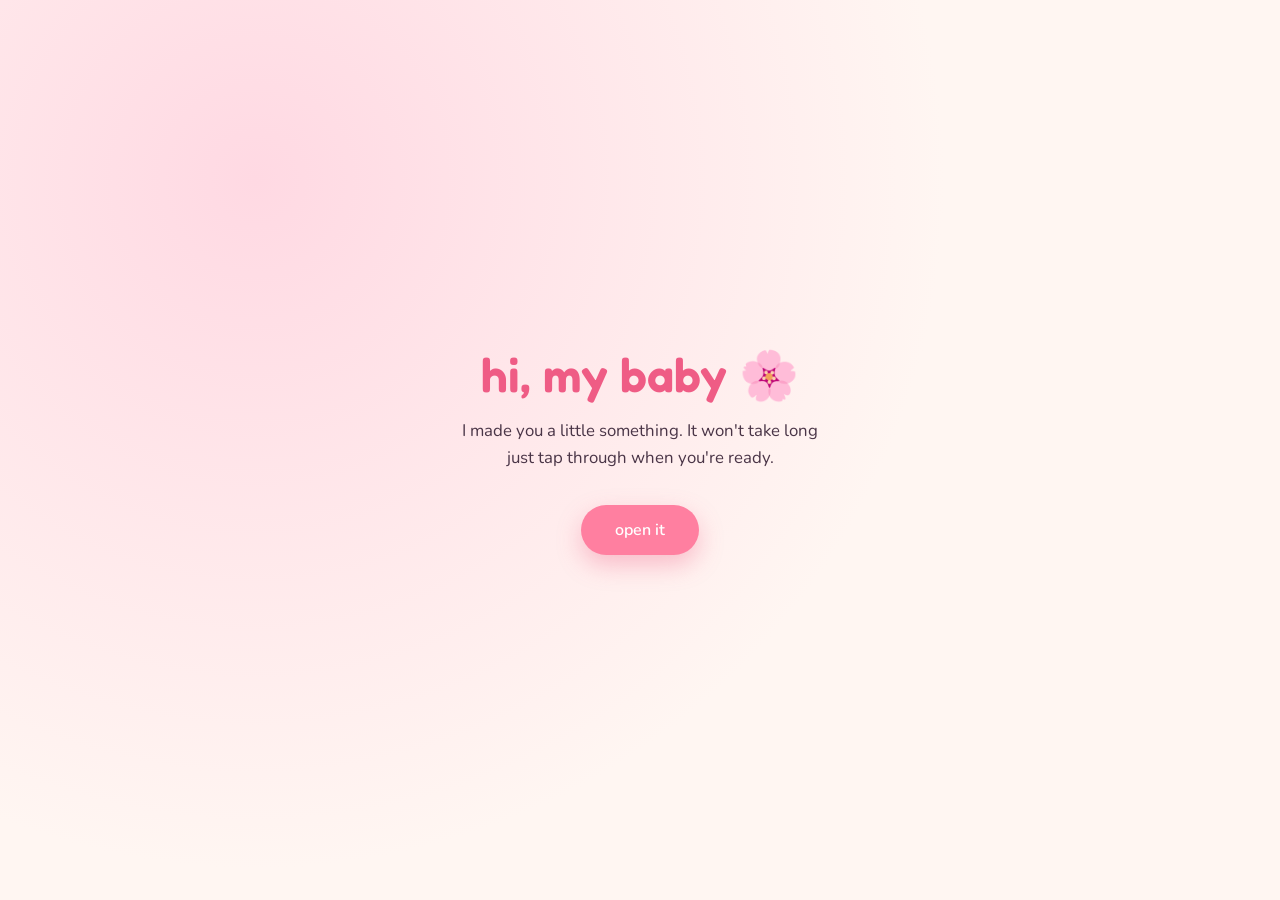
<file: index.html>
<!DOCTYPE html>
<html lang="en">
<head>
<meta charset="UTF-8">
<meta name="viewport" content="width=device-width, initial-scale=1.0">
<title>for you</title>
<link rel="stylesheet" href="css/welcome.css">
</head>
<body>

<div class="floaties" id="floaties"></div>

<div class="scene">
  <h1>hi, my baby 🌸</h1>
  <p>I made you a little something. It won't take long just tap through when you're ready.</p>
  <a href="pages/apology.html" class="btn">open it</a>
</div>

<script>
  const symbols = ['🩷','✨','🐾','💗'];
  const layer = document.getElementById('floaties');
  function spawn() {
    const el = document.createElement('span');
    el.className = 'floaty';
    el.textContent = symbols[Math.floor(Math.random() * symbols.length)];
    el.style.left = Math.random() * 100 + 'vw';
    el.style.setProperty('--drift', (Math.random() * 60 - 30) + 'px');
    el.style.animationDuration = (6 + Math.random() * 3) + 's';
    layer.appendChild(el);
    setTimeout(() => el.remove(), 9000);
  }
  setInterval(spawn, 700);
  spawn();
</script>

</body>
</html>
</file>
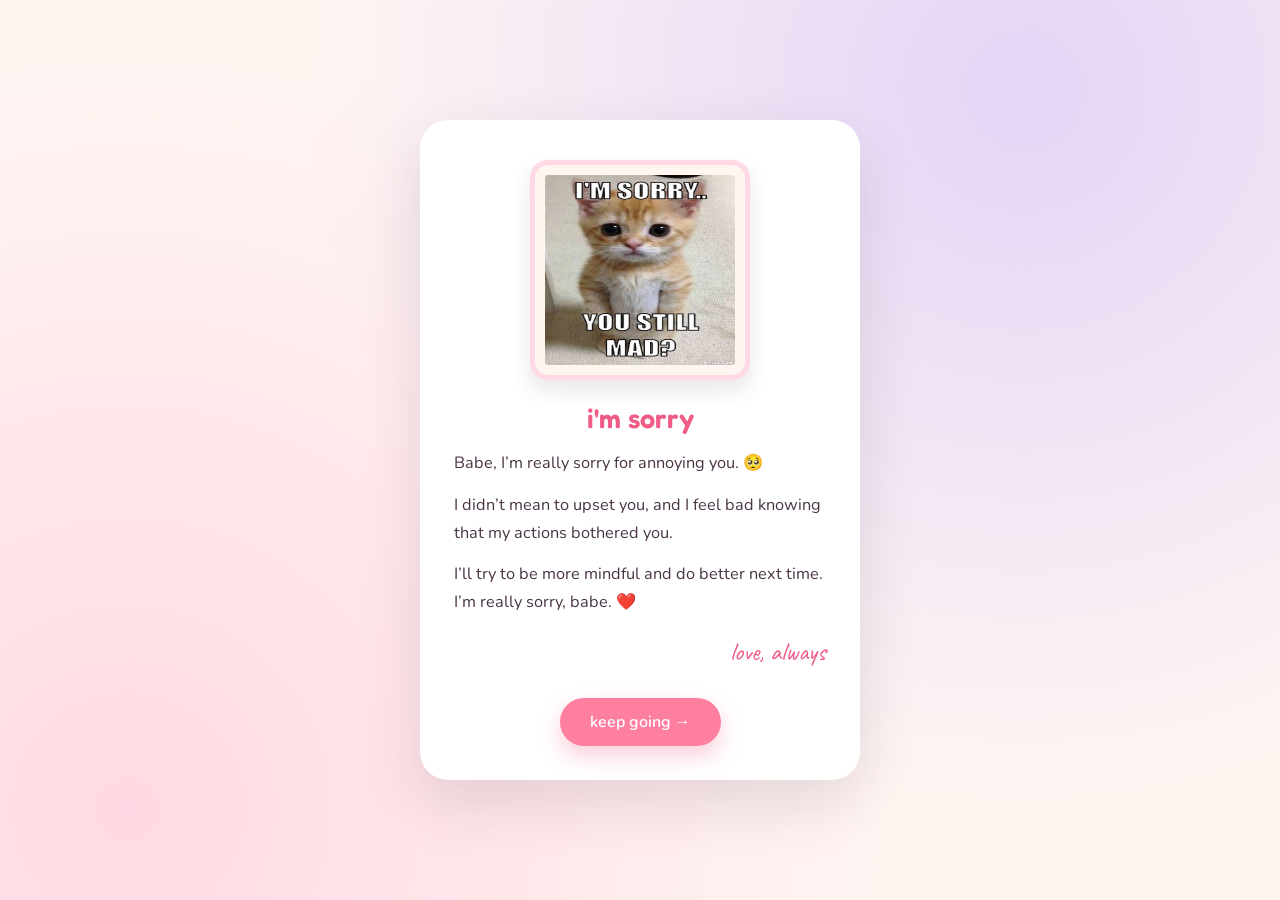
<file: apology.html>
<!DOCTYPE html>
<html lang="en">
<head>
<meta charset="UTF-8">
<meta name="viewport" content="width=device-width, initial-scale=1.0">
<title>i'm sorry</title>
<link rel="stylesheet" href="css/apology.css">
</head>
<body>

<div class="letter">
  <img class="portrait" src="images/catsorry.jpg" alt="a very sorry cat">
  <h1>i'm sorry</h1>

  <!-- ✏️ Personalize the paragraph below with what actually happened -->
  <p>Babe, I’m really sorry for annoying you. 🥺</p>
  <p>I didn’t mean to upset you, and I feel bad knowing that my actions bothered you.</p>
  <p>I’ll try to be more mindful and do better next time. I’m really sorry, babe. ❤️</p>

  <div class="signature">love, always</div>

  <a href="catsad.html" class="btn">keep going &rarr;</a>
</div>

</body>
</html>
</file>
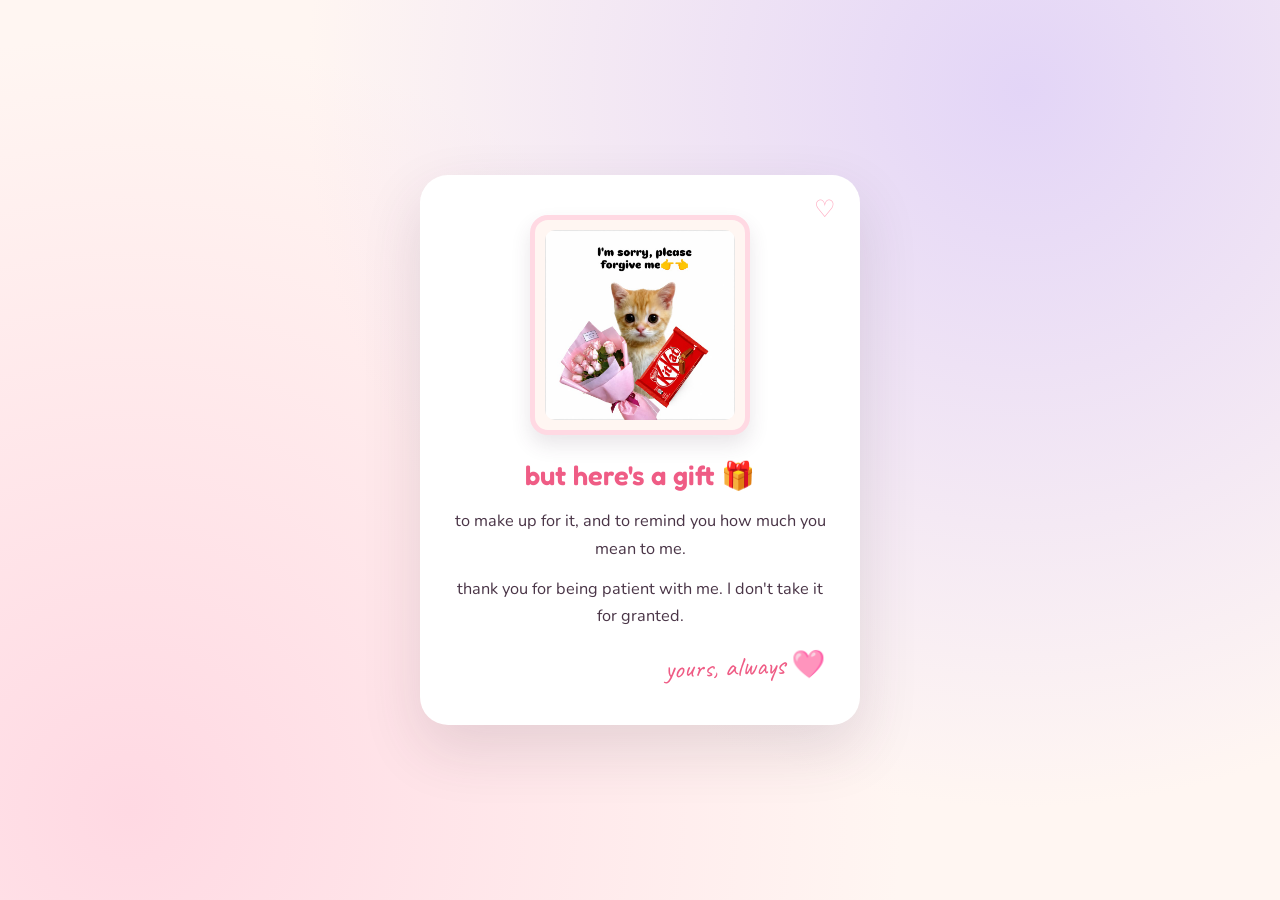
<file: catgift.html>
<!DOCTYPE html>
<html lang="en">
<head>
<meta charset="UTF-8">
<meta name="viewport" content="width=device-width, initial-scale=1.0">
<title>a little gift</title>
<link rel="stylesheet" href="css/catgift.css">
</head>
<body>

<div class="confetti-layer" id="confetti"></div>

<div class="scene">
  <div class="frame">
    <img src="images/catgift.jpg" alt="a cat with a gift">
  </div>

  <h1>but here's a gift 🎁</h1>
  <p>to make up for it, and to remind you how much you mean to me.</p>
  <p>thank you for being patient with me. I don't take it for granted.</p>

  <div class="signature">yours, always 🩷</div>
</div>

<script>
  const colors = ['#ff7fa0', '#ffc65c', '#e3d5f7', '#ffd9e3', '#ef5c85'];
  const layer = document.getElementById('confetti');
  for (let i = 0; i < 60; i++) {
    const el = document.createElement('span');
    el.className = 'confetto';
    el.style.left = Math.random() * 100 + 'vw';
    el.style.background = colors[Math.floor(Math.random() * colors.length)];
    el.style.setProperty('--dx', (Math.random() * 160 - 80) + 'px');
    el.style.animationDelay = (Math.random() * 1.2) + 's';
    el.style.animationDuration = (2.6 + Math.random() * 1.4) + 's';
    layer.appendChild(el);
  }
</script>

</body>
</html>
</file>
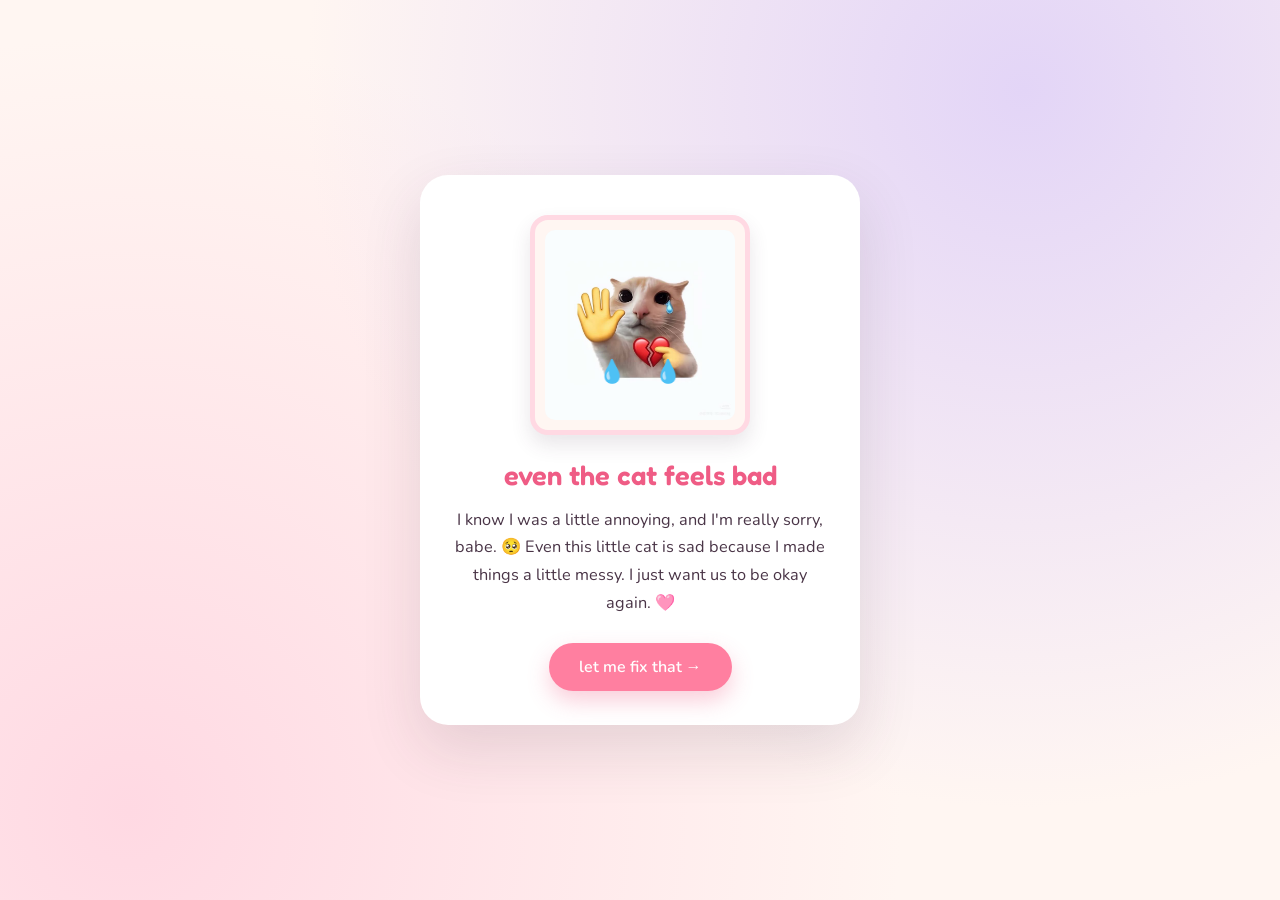
<file: catsad.html>
<!DOCTYPE html>
<html lang="en">
<head>
<meta charset="UTF-8">
<meta name="viewport" content="width=device-width, initial-scale=1.0">
<title>even the cat is sad</title>
<link rel="stylesheet" href="css/catsad.css">
</head>
<body>

<div class="scene">
  <div class="frame">
    <img src="images/catsad.jpg" alt="a sad little cat">
    <span class="tear t1">💧</span>
    <span class="tear t2">💧</span>
  </div>

  <h1>even the cat feels bad</h1>
  <p>I know I was a little annoying, and I'm really sorry, babe. 🥺 Even this little cat is sad because I made things a little messy. I just want us to be okay again. 🩷</p>

  <a href="catgift.html" class="btn">let me fix that &rarr;</a>
</div>

</body>
</html>
</file>
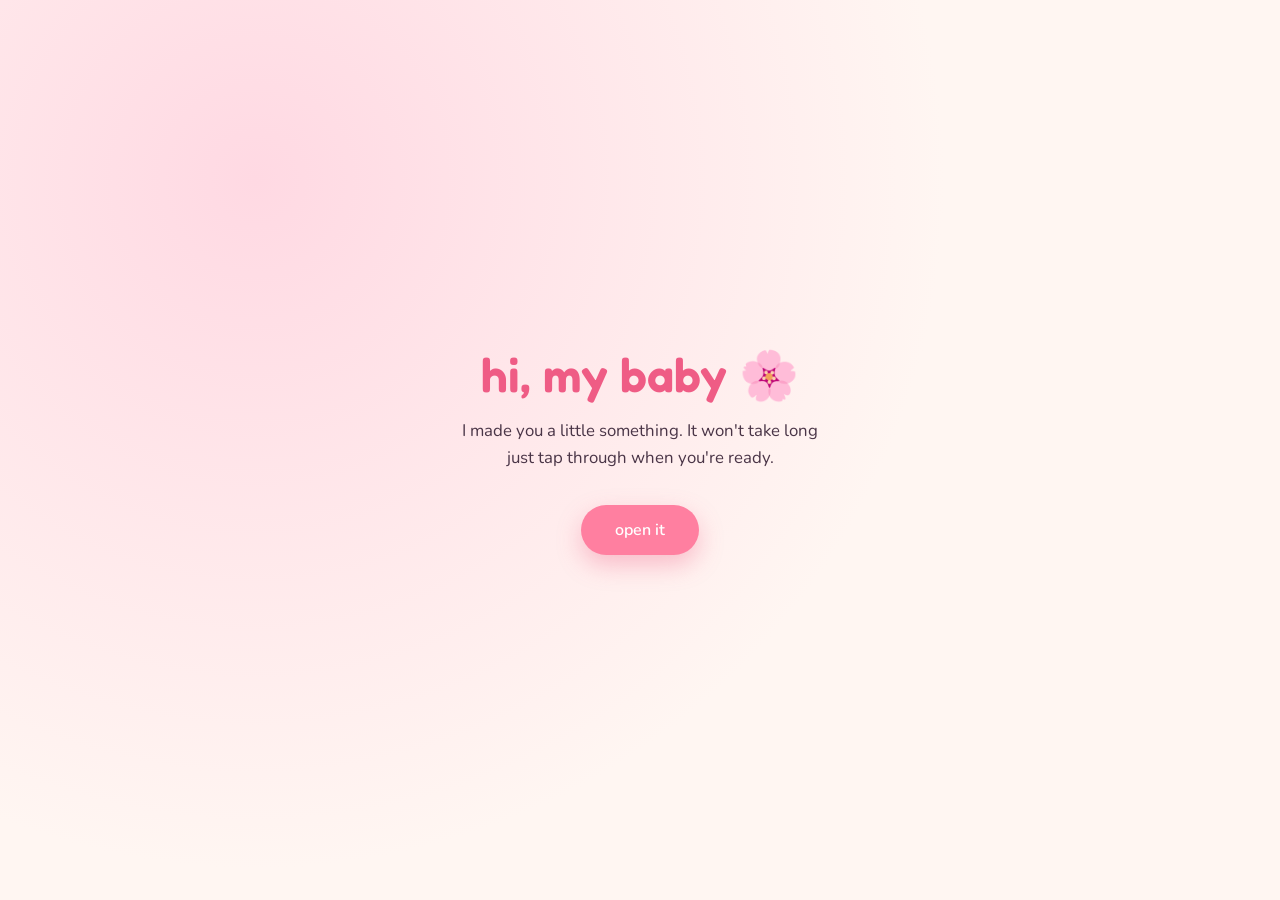
<file: welcome.html>
<!DOCTYPE html>
<html lang="en">
<head>
<meta charset="UTF-8">
<meta name="viewport" content="width=device-width, initial-scale=1.0">
<title>for you</title>
<link rel="stylesheet" href="css/welcome.css">
</head>
<body>

<div class="floaties" id="floaties"></div>

<div class="scene">
  <h1>hi, my baby 🌸</h1>
  <p>I made you a little something. It won't take long just tap through when you're ready.</p>
  <a href="apology.html" class="btn">open it</a>
</div>

<script>
  const symbols = ['🩷','✨','🐾','💗'];
  const layer = document.getElementById('floaties');
  function spawn() {
    const el = document.createElement('span');
    el.className = 'floaty';
    el.textContent = symbols[Math.floor(Math.random() * symbols.length)];
    el.style.left = Math.random() * 100 + 'vw';
    el.style.setProperty('--drift', (Math.random() * 60 - 30) + 'px');
    el.style.animationDuration = (6 + Math.random() * 3) + 's';
    layer.appendChild(el);
    setTimeout(() => el.remove(), 9000);
  }
  setInterval(spawn, 700);
  spawn();
</script>

</body>
</html>
</file>
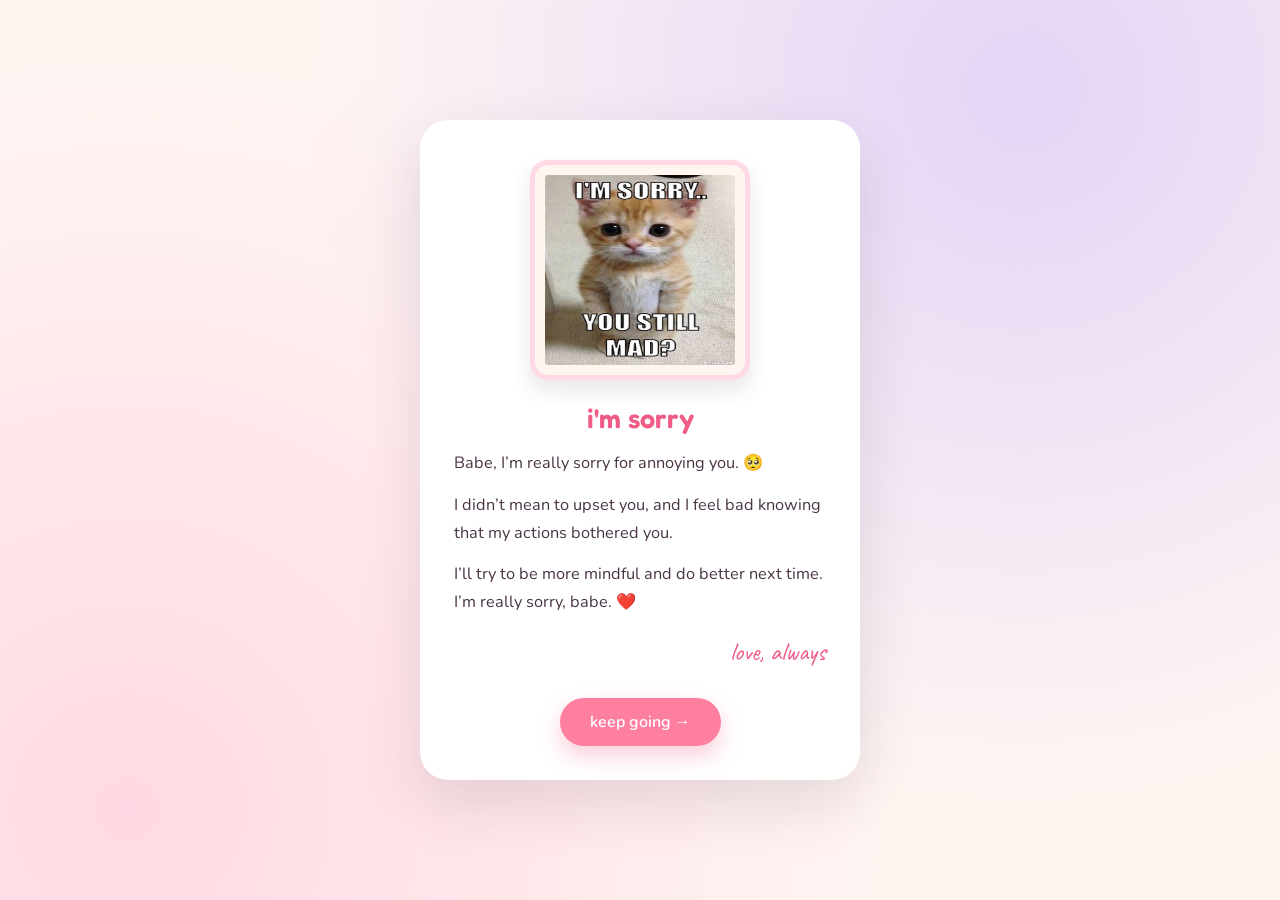
<file: pages/apology.html>
<!DOCTYPE html>
<html lang="en">
<head>
<meta charset="UTF-8">
<meta name="viewport" content="width=device-width, initial-scale=1.0">
<title>i'm sorry</title>
<link rel="stylesheet" href="../css/apology.css">
</head>
<body>

<div class="letter">
  <img class="portrait" src="../images/catsorry.jpg" alt="a very sorry cat">
  <h1>i'm sorry</h1>

  <!-- ✏️ Personalize the paragraph below with what actually happened -->
  <p>Babe, I’m really sorry for annoying you. 🥺</p>
  <p>I didn’t mean to upset you, and I feel bad knowing that my actions bothered you.</p>
  <p>I’ll try to be more mindful and do better next time. I’m really sorry, babe. ❤️</p>

  <div class="signature">love, always</div>

  <a href="catsad.html" class="btn">keep going &rarr;</a>
</div>

</body>
</html>
</file>
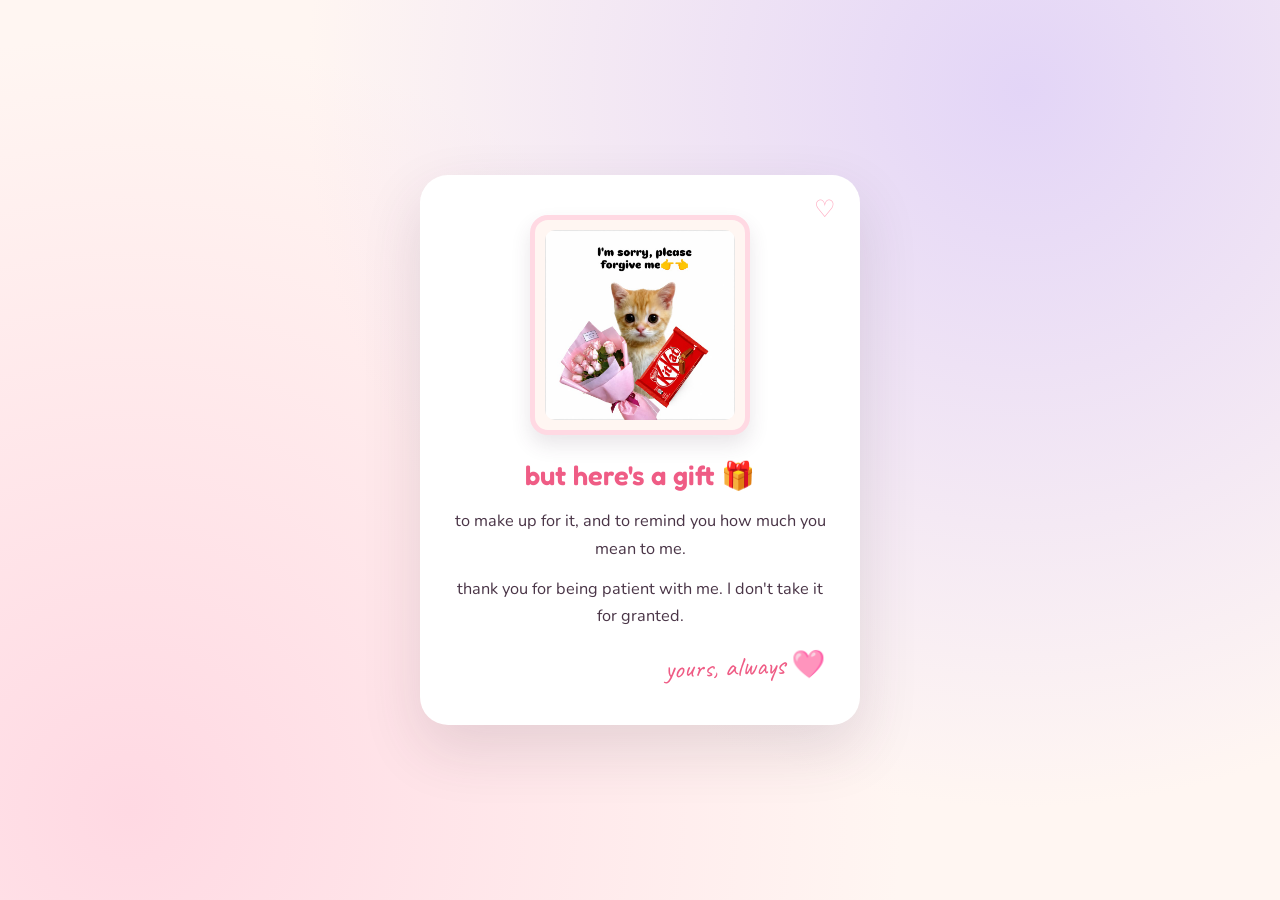
<file: pages/catgift.html>
<!DOCTYPE html>
<html lang="en">
<head>
<meta charset="UTF-8">
<meta name="viewport" content="width=device-width, initial-scale=1.0">
<title>a little gift</title>
<link rel="stylesheet" href="../css/catgift.css">
</head>
<body>

<div class="confetti-layer" id="confetti"></div>

<div class="scene">
  <div class="frame">
    <img src="../images/catgift.jpg" alt="a cat with a gift">
  </div>

  <h1>but here's a gift 🎁</h1>
  <p>to make up for it, and to remind you how much you mean to me.</p>
  <p>thank you for being patient with me. I don't take it for granted.</p>

  <div class="signature">yours, always 🩷</div>
</div>

<script>
  const colors = ['#ff7fa0', '#ffc65c', '#e3d5f7', '#ffd9e3', '#ef5c85'];
  const layer = document.getElementById('confetti');
  for (let i = 0; i < 60; i++) {
    const el = document.createElement('span');
    el.className = 'confetto';
    el.style.left = Math.random() * 100 + 'vw';
    el.style.background = colors[Math.floor(Math.random() * colors.length)];
    el.style.setProperty('--dx', (Math.random() * 160 - 80) + 'px');
    el.style.animationDelay = (Math.random() * 1.2) + 's';
    el.style.animationDuration = (2.6 + Math.random() * 1.4) + 's';
    layer.appendChild(el);
  }
</script>

</body>
</html>
</file>
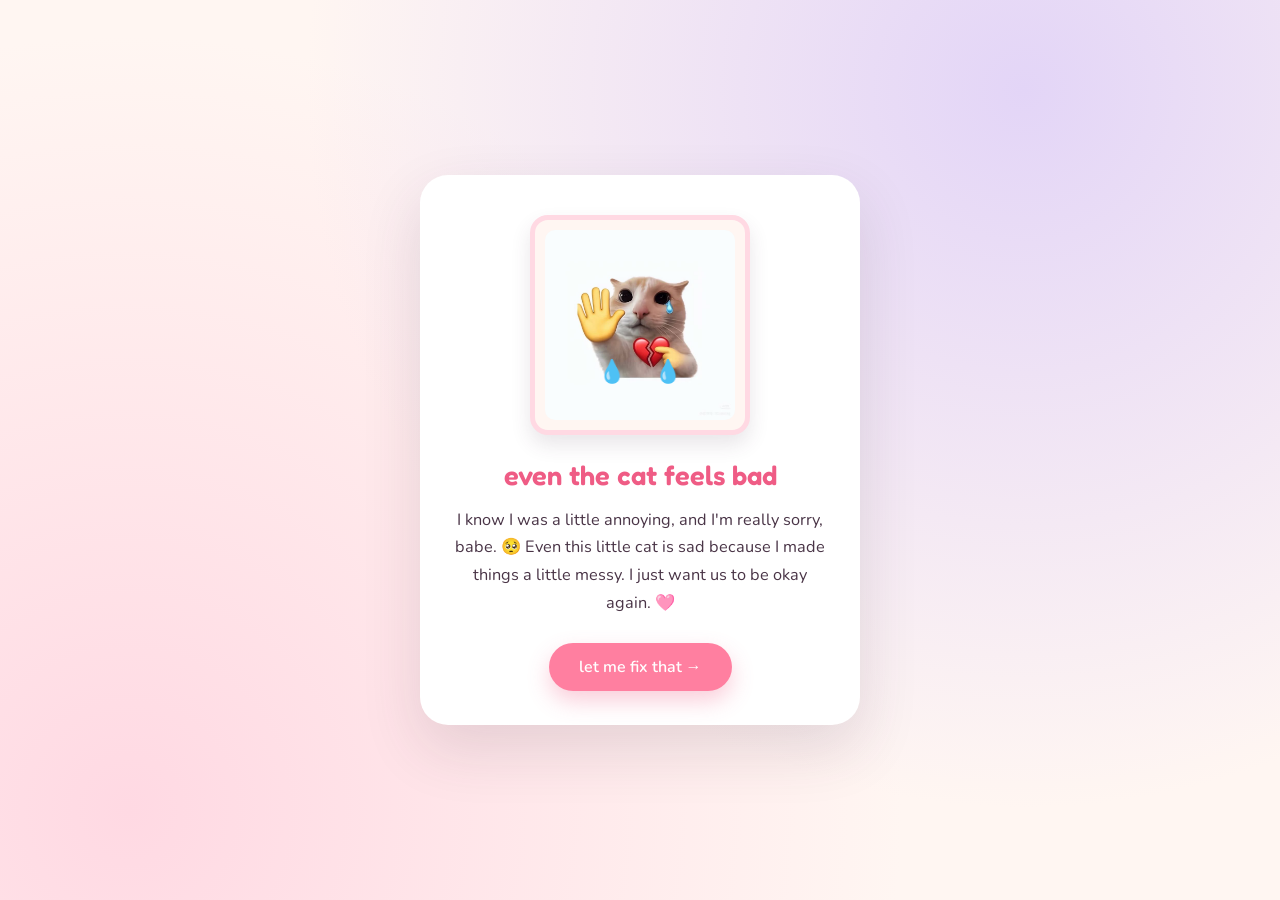
<file: pages/catsad.html>
<!DOCTYPE html>
<html lang="en">
<head>
<meta charset="UTF-8">
<meta name="viewport" content="width=device-width, initial-scale=1.0">
<title>even the cat is sad</title>
<link rel="stylesheet" href="../css/catsad.css">
</head>
<body>

<div class="scene">
  <div class="frame">
    <img src="../images/catsad.jpg"  alt="a sad little cat">
    <span class="tear t1">💧</span>
    <span class="tear t2">💧</span>
  </div>

  <h1>even the cat feels bad</h1>
  <p>I know I was a little annoying, and I'm really sorry, babe. 🥺 Even this little cat is sad because I made things a little messy. I just want us to be okay again. 🩷</p>

  <a href="catgift.html" class="btn">let me fix that &rarr;</a>
</div>

</body>
</html>
</file>
<file: css/welcome.css>
@import url('https://fonts.googleapis.com/css2?family=Fredoka:wght@500;600&family=Nunito:wght@400;600&display=swap');

:root {
  --cream: #fff6f2;
  --blush: #ffd9e3;
  --lavender: #e3d5f7;
  --rose: #ff7fa0;
  --rose-deep: #ef5c85;
  --plum: #4a3547;
  --white: #ffffff;
}

* { box-sizing: border-box; }

body {
  margin: 0;
  min-height: 100vh;
  display: flex;
  align-items: center;
  justify-content: center;
  font-family: 'Nunito', sans-serif;
  color: var(--plum);
  background: radial-gradient(circle at 20% 20%, var(--blush), var(--cream) 55%),
              radial-gradient(circle at 85% 80%, var(--lavender), transparent 60%);
  background-color: var(--cream);
  overflow: hidden;
  position: relative;
}

.floaties {
  position: fixed;
  inset: 0;
  pointer-events: none;
  z-index: 0;
}

.floaty {
  position: absolute;
  bottom: -40px;
  font-size: 22px;
  opacity: 0;
  animation: rise 7s ease-in forwards;
}

@keyframes rise {
  0%   { opacity: 0; transform: translateY(0) translateX(0) rotate(0deg); }
  10%  { opacity: .8; }
  90%  { opacity: .6; }
  100% { opacity: 0; transform: translateY(-100vh) translateX(var(--drift, 20px)) rotate(20deg); }
}

.scene {
  position: relative;
  z-index: 1;
  text-align: center;
  padding: 48px 40px;
  max-width: 460px;
}

.scene h1 {
  font-family: 'Fredoka', sans-serif;
  font-weight: 600;
  font-size: clamp(2.2rem, 6vw, 3rem);
  margin: 0 0 14px;
  color: var(--rose-deep);
  opacity: 0;
  animation: appear 1s ease-out .2s forwards;
}

.scene p {
  font-size: 1.05rem;
  line-height: 1.6;
  margin: 0 0 34px;
  color: var(--plum);
  opacity: 0;
  animation: appear 1s ease-out .6s forwards;
}

.btn {
  display: inline-block;
  font-family: 'Nunito', sans-serif;
  font-weight: 600;
  font-size: 1rem;
  text-decoration: none;
  color: var(--white);
  background: var(--rose);
  padding: 14px 34px;
  border-radius: 999px;
  box-shadow: 0 10px 24px rgba(239, 92, 133, 0.35);
  opacity: 0;
  animation: appear 1s ease-out 1s forwards, pulse 2.4s ease-in-out 2s infinite;
  transition: transform .2s ease, box-shadow .2s ease;
}

.btn:hover {
  transform: translateY(-2px) scale(1.04);
  box-shadow: 0 14px 28px rgba(239, 92, 133, 0.45);
}

@keyframes appear {
  from { opacity: 0; transform: translateY(14px); }
  to   { opacity: 1; transform: translateY(0); }
}

@keyframes pulse {
  0%, 100% { box-shadow: 0 10px 24px rgba(239, 92, 133, 0.35); }
  50%      { box-shadow: 0 10px 30px rgba(239, 92, 133, 0.55); }
}

@media (prefers-reduced-motion: reduce) {
  .floaty, .scene h1, .scene p, .btn { animation: none !important; opacity: 1 !important; }
}
</file>
<file: css/apology.css>
@import url('https://fonts.googleapis.com/css2?family=Fredoka:wght@500;600&family=Nunito:wght@400;600;700&family=Caveat:wght@600&display=swap');

:root {
  --cream: #fff6f2;
  --blush: #ffd9e3;
  --lavender: #e3d5f7;
  --rose: #ff7fa0;
  --rose-deep: #ef5c85;
  --plum: #4a3547;
  --white: #ffffff;
}

* { box-sizing: border-box; }

body {
  margin: 0;
  min-height: 100vh;
  display: flex;
  align-items: center;
  justify-content: center;
  padding: 32px 20px;
  font-family: 'Nunito', sans-serif;
  color: var(--plum);
  background: radial-gradient(circle at 80% 10%, var(--lavender), transparent 55%),
              radial-gradient(circle at 10% 90%, var(--blush), transparent 55%);
  background-color: var(--cream);
}

.letter {
  background: var(--white);
  max-width: 440px;
  width: 100%;
  border-radius: 28px;
  padding: 40px 34px 34px;
  text-align: center;
  box-shadow: 0 24px 60px rgba(74, 53, 71, 0.14);
  opacity: 0;
  transform: translateY(18px);
  animation: rise-in .8s cubic-bezier(.2,.8,.2,1) forwards;
}

@keyframes rise-in {
  to { opacity: 1; transform: translateY(0); }
}

.portrait {
  width: 220px;
  height: 220px;
  padding: 10px;
  margin: 0 auto 22px;
  display: flex;
  align-items: center;
  justify-content: center;
  background: var(--cream);
  border-radius: 18px;
  border: 5px solid var(--blush);
  box-shadow: 0 10px 20px rgba(74, 53, 71, 0.12);
  animation: sway 5s ease-in-out infinite;
}

.portrait img {
  max-width: 100%;
  max-height: 100%;
  object-fit: contain;
  border-radius: 10px;
  display: block;
}

@keyframes sway {
  0%, 100% { transform: rotate(-2deg); }
  50%      { transform: rotate(2deg); }
}

.letter h1 {
  font-family: 'Fredoka', sans-serif;
  font-size: 1.7rem;
  font-weight: 600;
  color: var(--rose-deep);
  margin: 0 0 16px;
}

.letter p {
  font-size: 1.02rem;
  line-height: 1.7;
  margin: 0 0 14px;
  text-align: left;
}

.signature {
  font-family: 'Caveat', cursive;
  font-size: 1.6rem;
  color: var(--rose-deep);
  margin: 18px 0 30px;
  text-align: right;
}

.btn {
  display: inline-block;
  font-family: 'Nunito', sans-serif;
  font-weight: 600;
  font-size: 1rem;
  text-decoration: none;
  color: var(--white);
  background: var(--rose);
  padding: 13px 30px;
  border-radius: 999px;
  box-shadow: 0 10px 22px rgba(239, 92, 133, 0.3);
  transition: transform .2s ease, box-shadow .2s ease;
}

.btn:hover {
  transform: translateY(-2px) scale(1.03);
  box-shadow: 0 14px 26px rgba(239, 92, 133, 0.4);
}

@media (prefers-reduced-motion: reduce) {
  .letter, .portrait { animation: none !important; opacity: 1 !important; transform: none !important; }
}
</file>
<file: css/catgift.css>
@import url('https://fonts.googleapis.com/css2?family=Fredoka:wght@500;600&family=Nunito:wght@400;600;700&family=Caveat:wght@600&display=swap');

:root {
  --cream: #fff6f2;
  --blush: #ffd9e3;
  --lavender: #e3d5f7;
  --rose: #ff7fa0;
  --rose-deep: #ef5c85;
  --plum: #4a3547;
  --white: #ffffff;
}

* {
  box-sizing: border-box;
}

body {
  margin: 0;
  min-height: 100vh;

  display: flex;
  align-items: center;
  justify-content: center;

  padding: 32px 20px;

  font-family: 'Nunito', sans-serif;
  color: var(--plum);

  background:
    radial-gradient(
      circle at 80% 10%,
      var(--lavender),
      transparent 55%
    ),
    radial-gradient(
      circle at 10% 90%,
      var(--blush),
      transparent 55%
    );

  background-color: var(--cream);

  overflow: hidden;
}

/* =========================
   CONFETTI
========================= */

.confetti-layer {
  position: fixed;
  inset: 0;

  width: 100%;
  height: 100%;

  pointer-events: none;
  overflow: hidden;

  z-index: 1;
}

.confetto {
  position: absolute;

  top: -20px;

  width: 9px;
  height: 14px;

  border-radius: 3px;

  opacity: 0.9;

  animation:
    confetti-fall linear infinite;
}

@keyframes confetti-fall {

  0% {
    transform:
      translateY(-30px)
      translateX(0)
      rotate(0deg);

    opacity: 0;
  }

  10% {
    opacity: 1;
  }

  100% {
    transform:
      translateY(110vh)
      translateX(var(--dx))
      rotate(720deg);

    opacity: 0;
  }
}

/* =========================
   MAIN CARD
========================= */

.scene {
  position: relative;
  z-index: 2;

  width: 100%;
  max-width: 440px;

  padding: 40px 34px 34px;

  background: var(--white);

  border-radius: 28px;

  text-align: center;

  box-shadow:
    0 24px 60px rgba(74, 53, 71, 0.14);

  opacity: 0;

  transform: translateY(18px);

  animation:
    rise-in .8s cubic-bezier(.2, .8, .2, 1)
    forwards;
}

@keyframes rise-in {

  to {
    opacity: 1;
    transform: translateY(0);
  }
}

/* =========================
   IMAGE FRAME
========================= */

.frame {
  width: 220px;
  height: 220px;

  padding: 10px;

  margin: 0 auto 24px;

  display: flex;
  align-items: center;
  justify-content: center;

  background: var(--cream);

  border-radius: 18px;

  border: 5px solid var(--blush);

  box-shadow:
    0 10px 20px rgba(74, 53, 71, 0.12);

  animation: sway 5s ease-in-out infinite;
}

.frame img {
  width: 100%;
  height: 100%;

  object-fit: cover;

  border-radius: 10px;

  display: block;
}

/* Gentle image movement */

@keyframes sway {

  0%, 100% {
    transform: rotate(-2deg);
  }

  50% {
    transform: rotate(2deg);
  }
}

/* =========================
   HEADING
========================= */

.scene h1 {
  margin: 0 0 16px;

  font-family: 'Fredoka', sans-serif;

  font-size: 1.7rem;
  font-weight: 600;

  color: var(--rose-deep);
}

/* =========================
   PARAGRAPHS
========================= */

.scene p {
  margin: 0 0 12px;

  font-size: 1.02rem;

  line-height: 1.7;
}

/* =========================
   SIGNATURE
========================= */

.signature {
  margin: 22px 0 4px;

  font-family: 'Caveat', cursive;

  font-size: 1.7rem;

  color: var(--rose-deep);

  text-align: right;

  transform: rotate(-2deg);
}

/* =========================
   SMALL HEART EFFECT
========================= */

.scene::after {
  content: '♡';

  position: absolute;

  top: 18px;
  right: 24px;

  font-size: 1.5rem;

  color: var(--rose);

  opacity: 0.7;

  animation: heart-float 2.5s ease-in-out infinite;
}

@keyframes heart-float {

  0%, 100% {
    transform: translateY(0) rotate(-5deg);
  }

  50% {
    transform: translateY(-5px) rotate(5deg);
  }
}

/* =========================
   MOBILE
========================= */

@media (max-width: 480px) {

  body {
    padding: 20px 14px;
  }

  .scene {
    padding: 30px 22px 28px;

    border-radius: 24px;
  }

  .frame {
    width: 190px;
    height: 190px;
  }

  .scene h1 {
    font-size: 1.5rem;
  }

  .scene p {
    font-size: 0.98rem;
  }

  .signature {
    font-size: 1.55rem;
  }
}

/* =========================
   REDUCED MOTION
========================= */

@media (prefers-reduced-motion: reduce) {

  .scene,
  .frame,
  .confetto,
  .scene::after {
    animation: none !important;
  }

  .scene {
    opacity: 1;
    transform: none;
  }
}
</file>
<file: css/catsad.css>
@import url('https://fonts.googleapis.com/css2?family=Fredoka:wght@500;600&family=Nunito:wght@400;600;700&family=Caveat:wght@600&display=swap');

:root {
  --cream: #fff6f2;
  --blush: #ffd9e3;
  --lavender: #e3d5f7;
  --rose: #ff7fa0;
  --rose-deep: #ef5c85;
  --plum: #4a3547;
  --white: #ffffff;
}

* {
  box-sizing: border-box;
}

body {
  margin: 0;
  min-height: 100vh;
  display: flex;
  align-items: center;
  justify-content: center;
  padding: 32px 20px;

  font-family: 'Nunito', sans-serif;
  color: var(--plum);

  background:
    radial-gradient(
      circle at 80% 10%,
      var(--lavender),
      transparent 55%
    ),
    radial-gradient(
      circle at 10% 90%,
      var(--blush),
      transparent 55%
    );

  background-color: var(--cream);
}

/* Main Scene */
.scene {
  width: 100%;
  max-width: 440px;

  background: var(--white);
  padding: 40px 34px 34px;

  border-radius: 28px;

  text-align: center;

  box-shadow:
    0 24px 60px rgba(74, 53, 71, 0.14);

  opacity: 0;
  transform: translateY(18px);

  animation:
    rise-in .8s cubic-bezier(.2, .8, .2, 1)
    forwards;
}

/* Entrance Animation */
@keyframes rise-in {
  to {
    opacity: 1;
    transform: translateY(0);
  }
}

/* Cat Image Frame */
.frame {
  position: relative;

  width: 220px;
  height: 220px;

  padding: 10px;
  margin: 0 auto 24px;

  display: flex;
  align-items: center;
  justify-content: center;

  background: var(--cream);

  border-radius: 18px;
  border: 5px solid var(--blush);

  box-shadow:
    0 10px 20px rgba(74, 53, 71, 0.12);

  animation: sway 5s ease-in-out infinite;
}

/* Cat Image */
.frame img {
  width: 100%;
  height: 100%;

  object-fit: cover;

  border-radius: 10px;

  display: block;
}

/* Gentle Floating Animation */
@keyframes sway {
  0%, 100% {
    transform: rotate(-2deg);
  }

  50% {
    transform: rotate(2deg);
  }
}

/* Tears */
.tear {
  position: absolute;

  font-size: 1.4rem;

  animation: tear-drop 2s ease-in-out infinite;
}

/* Left Tear */
.t1 {
  left: 30%;
  top: 65%;

  animation-delay: 0s;
}

/* Right Tear */
.t2 {
  right: 30%;
  top: 65%;

  animation-delay: .7s;
}

/* Tear Animation */
@keyframes tear-drop {
  0% {
    opacity: 0;
    transform: translateY(-5px);
  }

  30% {
    opacity: 1;
  }

  70% {
    opacity: 1;
  }

  100% {
    opacity: 0;
    transform: translateY(18px);
  }
}

/* Heading */
.scene h1 {
  font-family: 'Fredoka', sans-serif;

  font-size: 1.7rem;
  font-weight: 600;

  color: var(--rose-deep);

  margin: 0 0 16px;
}

/* Paragraph */
.scene p {
  font-size: 1.02rem;

  line-height: 1.7;

  margin: 0 0 26px;
}

/* Button */
.btn {
  display: inline-block;

  font-family: 'Nunito', sans-serif;
  font-weight: 600;

  font-size: 1rem;

  text-decoration: none;

  color: var(--white);

  background: var(--rose);

  padding: 13px 30px;

  border-radius: 999px;

  box-shadow:
    0 10px 22px rgba(239, 92, 133, 0.3);

  transition:
    transform .2s ease,
    box-shadow .2s ease,
    background .2s ease;
}

/* Button Hover */
.btn:hover {
  transform: translateY(-2px) scale(1.03);

  background: var(--rose-deep);

  box-shadow:
    0 14px 26px rgba(239, 92, 133, 0.4);
}

/* Button Click */
.btn:active {
  transform: scale(.97);
}

/* Mobile */
@media (max-width: 480px) {

  body {
    padding: 20px 14px;
  }

  .scene {
    padding: 30px 22px 28px;
    border-radius: 24px;
  }

  .frame {
    width: 190px;
    height: 190px;
  }

  .scene h1 {
    font-size: 1.5rem;
  }

  .scene p {
    font-size: .98rem;
  }

  .btn {
    padding: 12px 25px;
  }
}

/* Reduced Motion */
@media (prefers-reduced-motion: reduce) {

  .scene,
  .frame,
  .tear {
    animation: none !important;
    opacity: 1 !important;
    transform: none !important;
  }
}
</file>
